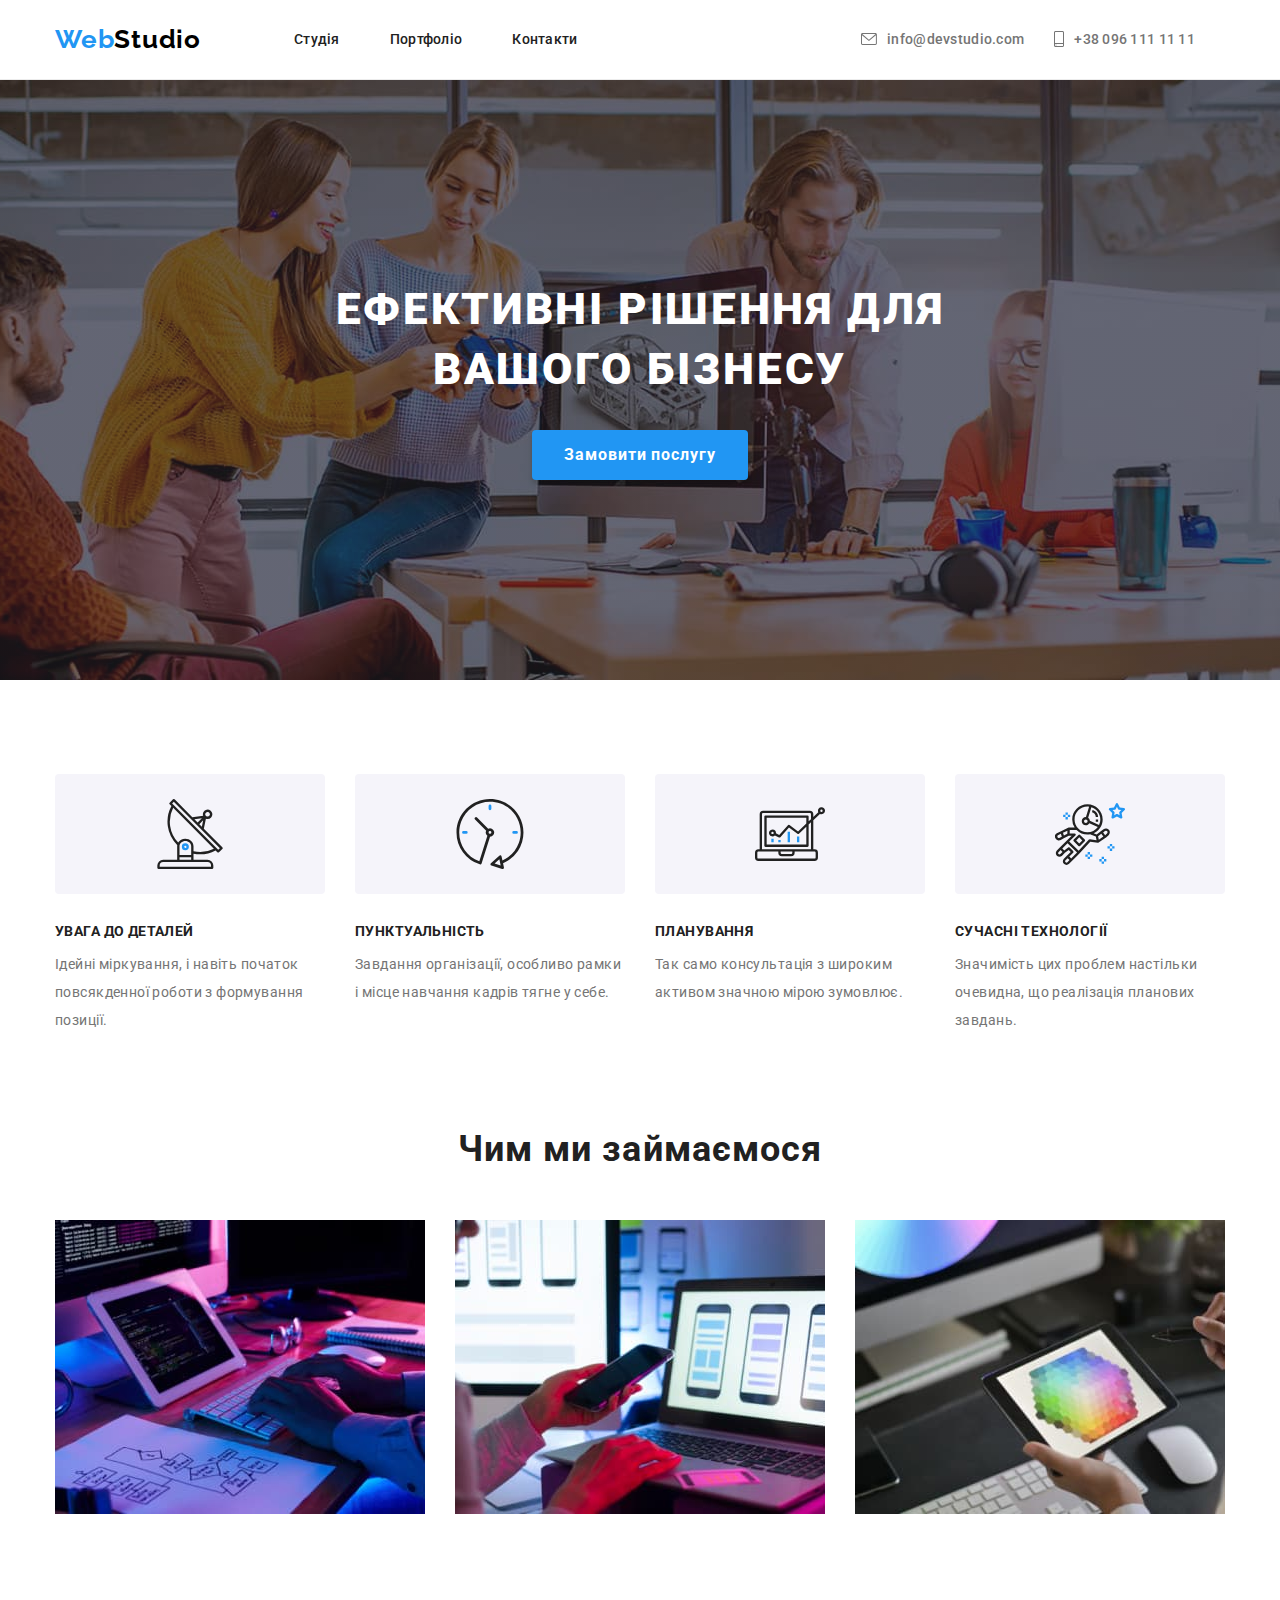
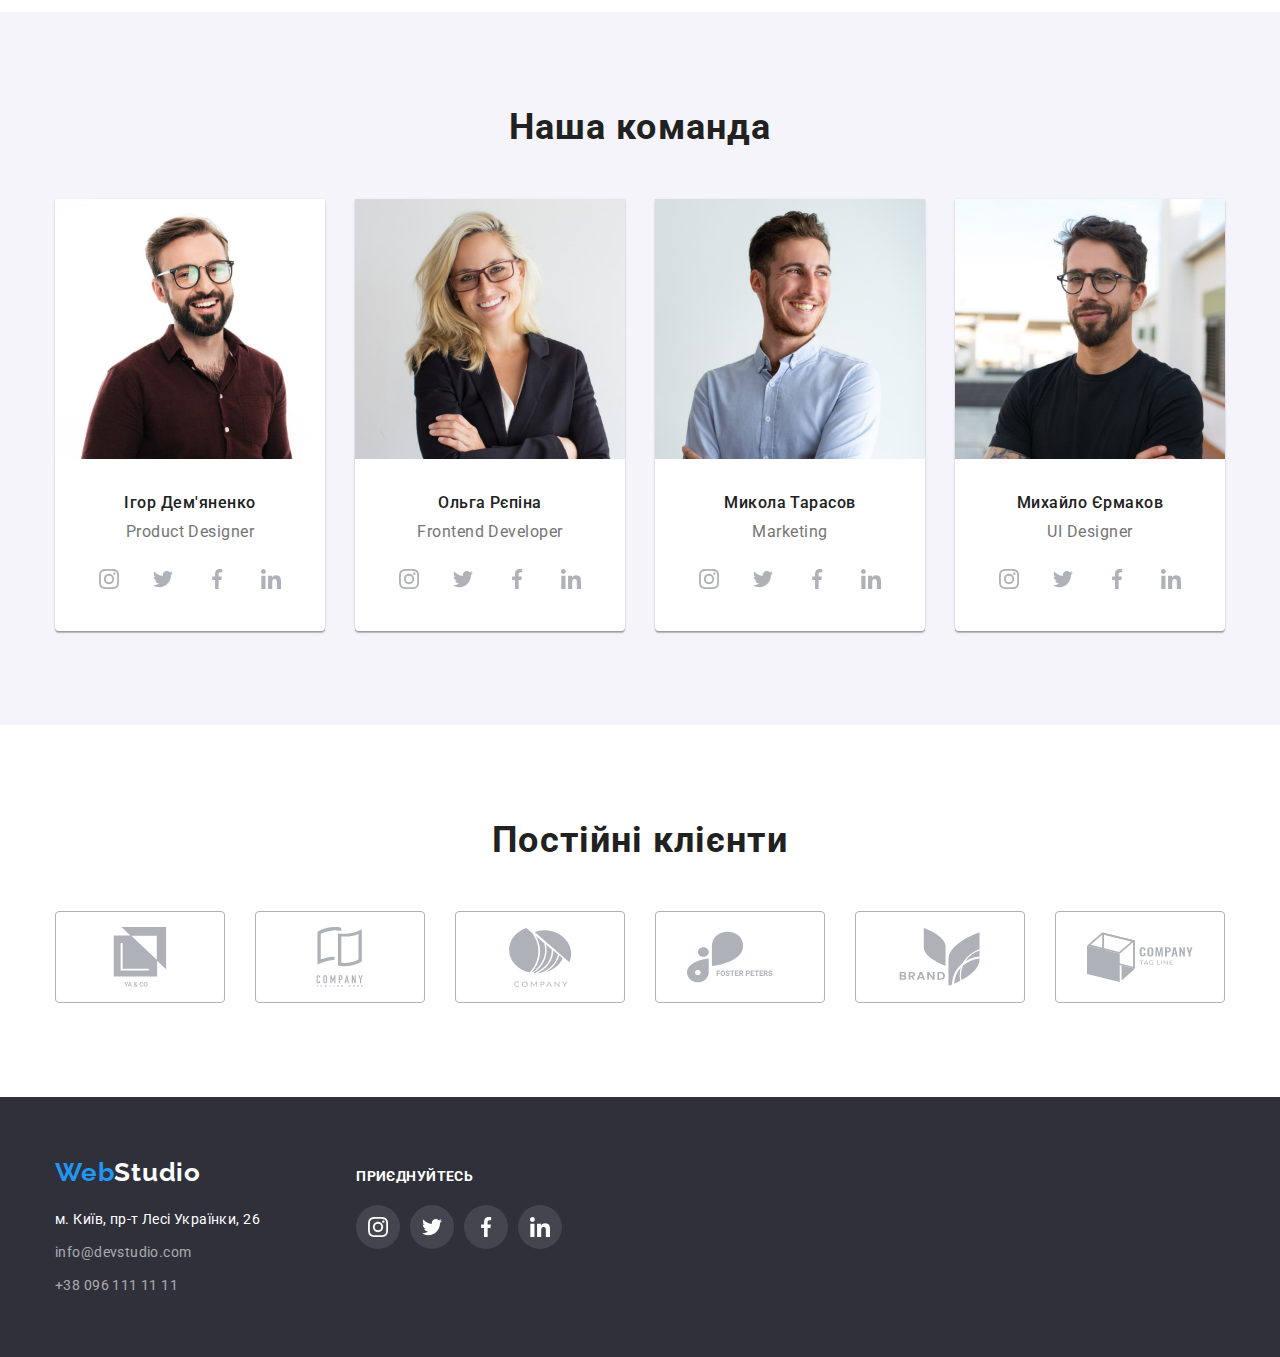
<file: index.html>
<!DOCTYPE html>
<html lang="uk-UA">
  <head>
    <meta charset="UTF-8" />
    <meta http-equiv="X-UA-Compatible" content="IE=edge" />
    <meta name="viewport" content="width=device-width, initial-scale=1.0" />
    <title>Студія</title>

    <link
      href="https://fonts.googleapis.com/css2?family=Raleway:wght@700&family=Roboto:wght@400;500;700;900&display=swap"
      rel="stylesheet"
    />

    <link
      rel="stylesheet"
      href="https://cdnjs.cloudflare.com/ajax/libs/modern-normalize/1.1.0/modern-normalize.min.css"
    />

    <link rel="stylesheet" href="./css/styles.css" />
  </head>

  <body>
    <!-- Logo is included to navbar and composed with link and text, without picture. E-mail and cell phone number are not a part of navbar -->

    <header class="header">
      <div class="container">
        <nav class="nav-header">
          <!-- Logo -->
          <a href="./index.html" lang="en" class="logo">
            <span class="logo-span">Web</span>Studio</a
          >
          <ul class="nav-list">
            <li class="nav-item">
              <a href="./index.html" class="link-nav">Студія</a>
            </li>
            <li class="nav-item">
              <a href="./portfolio.html" class="link-nav">Портфоліо</a>
            </li>
            <li class="nav-item">
              <a href="./index.html" class="link-nav">Контакти</a>
            </li>
          </ul>
        </nav>

        <ul class="poc">
          <li class="poc-item">
            <a href="./index.html" class="link-poc"
              ><svg class="icon-envelope">
                <use
                  href="./images/symbol-defs.svg#icon-envelope"
                  class="icon-envelope"
                ></use>
              </svg>
              info@devstudio.com</a
            >
          </li>
          <li class="poc-item">
            <a href="./index.html" class="link-poc"
              ><svg class="icon-smartphone">
                <use
                  href="./images/symbol-defs.svg#icon-smartphone"
                  class="icon-smartphone"
                ></use>
              </svg>
              +38 096 111 11 11</a
            >
          </li>
        </ul>
      </div>
    </header>

    <main>
      <!-- hero section, h1 heading is mentioned once per document and devided by two rows. Separate blocks are depicted by sections. -->
      <div class="hero-container">
        <div class="hero">
          <h1 class="hero-title">
            Ефективні рішення для <br />
            вашого бізнесу
          </h1>
          <button type="button" class="hero-btn">Замовити послугу</button>
        </div>
      </div>

      <!-- section advantages -->
      <section class="section">
        <div class="container">
          <div class="advantages">
            <h2 hidden>Складові</h2>
            <ul class="advantages-list">
              <li class="list-item">
                <div class="antenna">
                  <svg class="icon-antenna">
                    <use href="./images/symbol-defs.svg#icon-antenna"></use>
                  </svg>
                </div>
                <h3>УВАГА ДО ДЕТАЛЕЙ</h3>
                <p>
                  Ідейні міркування, і навіть початок повсякденної роботи з
                  формування позиції.
                </p>
              </li>
              <li class="list-item">
                <div class="clock">
                  <svg class="icon-clock">
                    <use href="./images/symbol-defs.svg#icon-clock"></use>
                  </svg>
                </div>
                <h3>ПУНКТУАЛЬНІСТЬ</h3>
                <p>
                  Завдання організації, особливо рамки і місце навчання кадрів
                  тягне у себе.
                </p>
              </li>
              <li class="list-item">
                <div class="diagram">
                  <svg class="icon-diagram">
                    <use href="./images/symbol-defs.svg#icon-diagram"></use>
                  </svg>
                </div>
                <h3>ПЛАНУВАННЯ</h3>
                <p>
                  Так само консультація з широким активом значною мірою
                  зумовлює.
                </p>
              </li>
              <li class="list-item">
                <div class="astronaut">
                  <svg class="icon-astronaut">
                    <use href="./images/symbol-defs.svg#icon-astronaut"></use>
                  </svg>
                </div>
                <h3>СУЧАСНІ ТЕХНОЛОГІЇ</h3>
                <p>
                  Значимість цих проблем настільки очевидна, що реалізація
                  планових завдань.
                </p>
              </li>
            </ul>
          </div>
        </div>
      </section>

      <section class="projects-section">
        <div class="projects-container">
          <div class="projects">
            <h2>Чим ми займаємося</h2>
            <ul class="projects-list">
              <li class="projects-item">
                <img
                  src="./images/desktop-apps-dev.jpg"
                  alt="Десктопні застосунки"
                  width="370"
                  height="294"
                />
              </li>
              <li class="projects-item">
                <img
                  src="./images/mobile-apps-dev.jpg"
                  alt="Мобільні застосунки"
                  width="370"
                  height="294"
                />
              </li>
              <li class="projects-item">
                <img
                  src="./images/web-design.jpg"
                  alt="Дизайнерські рішення"
                  width="370"
                  height="294"
                />
              </li>
            </ul>
          </div>
        </div>
      </section>

      <section class="cards-section">
        <div class="team-cards-container">
          <div class="team-cards">
            <!-- Initial tegs are layed out to create cards in separate divs -->
            <h2>Наша команда</h2>
            <ul class="team-cards-list">
              <li class="cards-item">
                <img
                  src="./images/igor-demianenko.jpg"
                  alt="фото Ігоря Дем'яненко"
                  width="270"
                  height="260"
                />
                <div class="cards-text">
                  <h3>Ігор Дем'яненко</h3>
                  <p>Product Designer</p>
                  <ul class="websites">
                    <li>
                      <a href="#" class="websites-links">
                        <svg class="icon-instagram">
                          <use
                            href="./images/symbol-defs.svg#icon-instagram"
                            class="instagram"
                          ></use>
                        </svg>
                      </a>
                    </li>
                    <li>
                      <a href="#" class="websites-links">
                        <svg class="icon-twitter">
                          <use
                            href="./images/symbol-defs.svg#icon-twitter"
                            class="twitter"
                          ></use>
                        </svg>
                      </a>
                    </li>
                    <li>
                      <a href="#" class="websites-links">
                        <svg class="icon-facebook">
                          <use
                            href="./images/symbol-defs.svg#icon-facebook"
                            class="facebook"
                          ></use>
                        </svg>
                      </a>
                    </li>
                    <li>
                      <a href="#" class="websites-links">
                        <svg class="icon-linkedin">
                          <use
                            href="./images/symbol-defs.svg#icon-linkedin"
                            class="linkedin"
                          ></use>
                        </svg>
                      </a>
                    </li>
                  </ul>
                </div>
              </li>
              <li class="cards-item">
                <img
                  src="./images/olga-repina.jpg"
                  alt="фото Ольги Рєпіної"
                  width="270"
                  height="260"
                />
                <div class="cards-text">
                  <h3>Ольга Рєпіна</h3>
                  <p>Frontend Developer</p>
                  <ul class="websites">
                    <li>
                      <a href="#" class="websites-links">
                        <svg class="icon-instagram">
                          <use
                            href="./images/symbol-defs.svg#icon-instagram"
                            class="instagram"
                          ></use>
                        </svg>
                      </a>
                    </li>
                    <li>
                      <a href="#" class="websites-links">
                        <svg class="icon-twitter">
                          <use
                            href="./images/symbol-defs.svg#icon-twitter"
                            class="twitter"
                          ></use>
                        </svg>
                      </a>
                    </li>
                    <li>
                      <a href="#" class="websites-links">
                        <svg class="icon-facebook">
                          <use
                            href="./images/symbol-defs.svg#icon-facebook"
                            class="facebook"
                          ></use>
                        </svg>
                      </a>
                    </li>
                    <li>
                      <a href="#" class="websites-links">
                        <svg class="icon-linkedin">
                          <use
                            href="./images/symbol-defs.svg#icon-linkedin"
                            class="linkedin"
                          ></use>
                        </svg>
                      </a>
                    </li>
                  </ul>
                </div>
              </li>
              <li class="cards-item">
                <img
                  src="./images/mykola-tarasov.jpg"
                  alt="фото Миколи Тарасова"
                  width="270"
                  height="260"
                />
                <div class="cards-text">
                  <h3>Микола Тарасов</h3>
                  <p>Marketing</p>
                  <ul class="websites">
                    <li>
                      <a href="#" class="websites-links">
                        <svg class="icon-instagram">
                          <use
                            href="./images/symbol-defs.svg#icon-instagram"
                            class="instagram"
                          ></use>
                        </svg>
                      </a>
                    </li>
                    <li>
                      <a href="#" class="websites-links">
                        <svg class="icon-twitter">
                          <use
                            href="./images/symbol-defs.svg#icon-twitter"
                            class="twitter"
                          ></use>
                        </svg>
                      </a>
                    </li>
                    <li>
                      <a href="#" class="websites-links">
                        <svg class="icon-facebook">
                          <use
                            href="./images/symbol-defs.svg#icon-facebook"
                            class="facebook"
                          ></use>
                        </svg>
                      </a>
                    </li>
                    <li>
                      <a href="#" class="websites-links">
                        <svg class="icon-linkedin">
                          <use
                            href="./images/symbol-defs.svg#icon-linkedin"
                            class="linkedin"
                          ></use>
                        </svg>
                      </a>
                    </li>
                  </ul>
                </div>
              </li>
              <li class="cards-item">
                <img
                  src="./images/mykhaylo-yermakov.jpg"
                  alt="фото Михайла Єрмакова"
                  width="270"
                  height="260"
                />
                <div class="cards-text">
                  <h3>Михайло Єрмаков</h3>
                  <p>UI Designer</p>
                  <ul class="websites">
                    <li>
                      <a href="#" class="websites-links">
                        <svg class="icon-instagram">
                          <use
                            href="./images/symbol-defs.svg#icon-instagram"
                            class="instagram"
                          ></use>
                        </svg>
                      </a>
                    </li>
                    <li>
                      <a href="#" class="websites-links">
                        <svg class="icon-twitter">
                          <use
                            href="./images/symbol-defs.svg#icon-twitter"
                            class="twitter"
                          ></use>
                        </svg>
                      </a>
                    </li>
                    <li>
                      <a href="#" class="websites-links">
                        <svg class="icon-facebook">
                          <use
                            href="./images/symbol-defs.svg#icon-facebook"
                            class="facebook"
                          ></use>
                        </svg>
                      </a>
                    </li>
                    <li>
                      <a href="#" class="websites-links">
                        <svg class="icon-linkedin">
                          <use
                            href="./images/symbol-defs.svg#icon-linkedin"
                            class="linkedin"
                          ></use>
                        </svg>
                      </a>
                    </li>
                  </ul>
                </div>
              </li>
            </ul>
          </div>
        </div>
      </section>

      <section class="section">
        <div class="container">
          <div class="partners">
            <h2>Постійні клієнти</h2>
            <ul class="partners-list">
              <li>
                <a href="#" class="icon-group">
                  <svg class="icon-group-1">
                    <use href="./images/symbol-defs.svg#icon-group-1"></use>
                  </svg>
                </a>
              </li>
              <li>
                <a href="#" class="icon-group">
                  <svg class="icon-group-2">
                    <use href="./images/symbol-defs.svg#icon-group-2"></use>
                  </svg>
                </a>
              </li>
              <li>
                <a href="#" class="icon-group">
                  <svg class="icon-group-3">
                    <use href="./images/symbol-defs.svg#icon-group-3"></use>
                  </svg>
                </a>
              </li>
              <li>
                <a href="#" class="icon-group">
                  <svg class="icon-group-4">
                    <use href="./images/symbol-defs.svg#icon-group-4"></use>
                  </svg>
                </a>
              </li>
              <li>
                <a href="#" class="icon-group">
                  <svg class="icon-group-5">
                    <use href="./images/symbol-defs.svg#icon-group-5"></use>
                  </svg>
                </a>
              </li>
              <li>
                <a href="#" class="icon-group">
                  <svg class="icon-group-6">
                    <use href="./images/symbol-defs.svg#icon-group-6"></use>
                  </svg>
                </a>
              </li>
            </ul>
          </div>
        </div>
      </section>
    </main>

    <footer>
      <section class="footer-section">
        <div class="container">
          <div class="bottom">
            <!-- Logo -->
            <a href="./index.html" lang="en" class="logo-bottom">
              <span class="logo-bottom-span">Web</span>Studio</a
            >
            <!-- Address -->
            <address class="address">
              <p>м. Київ, пр-т Лесі Українки, 26</p>
              <a href="mailto:info@devstudio.com">info@devstudio.com</a>
              <a href="tel:+380961111111">+38 096 111 11 11</a>
            </address>
          </div>
          <div class="links-footer">
            <h3>Приєднуйтесь</h3>
            <ul class="websites-footer">
              <li>
                <a href="#" class="websites-links-footer">
                  <svg class="icon-instagram">
                    <use
                      href="./images/symbol-defs.svg#icon-instagram"
                      class="instagram"
                    ></use>
                  </svg>
                </a>
              </li>
              <li>
                <a href="#" class="websites-links-footer">
                  <svg class="icon-twitter">
                    <use
                      href="./images/symbol-defs.svg#icon-twitter"
                      class="twitter"
                    ></use>
                  </svg>
                </a>
              </li>
              <li>
                <a href="#" class="websites-links-footer">
                  <svg class="icon-facebook">
                    <use
                      href="./images/symbol-defs.svg#icon-facebook"
                      class="facebook"
                    ></use>
                  </svg>
                </a>
              </li>
              <li>
                <a href="#" class="websites-links-footer">
                  <svg class="icon-linkedin">
                    <use
                      href="./images/symbol-defs.svg#icon-linkedin"
                      class="linkedin"
                    ></use>
                  </svg>
                </a>
              </li>
            </ul>
          </div>
        </div>
      </section>
    </footer>
  </body>
</html>
</file>
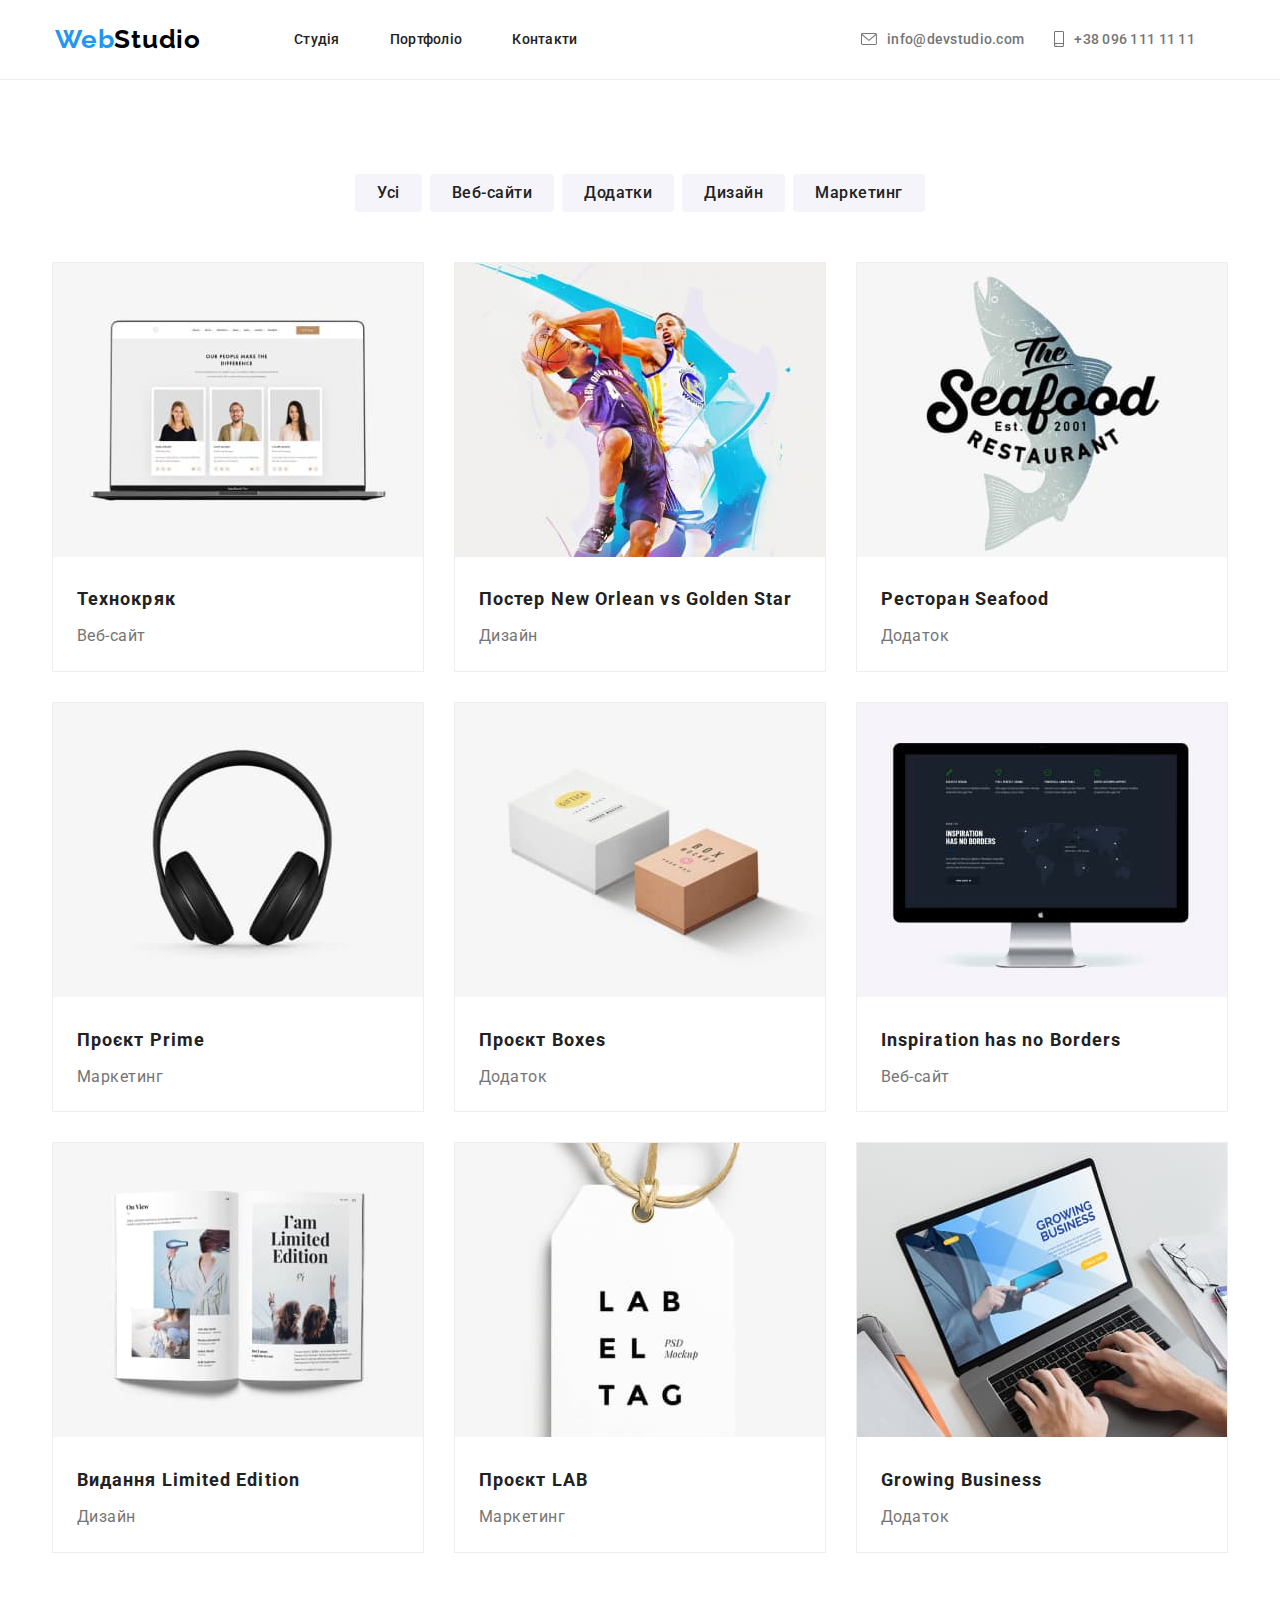
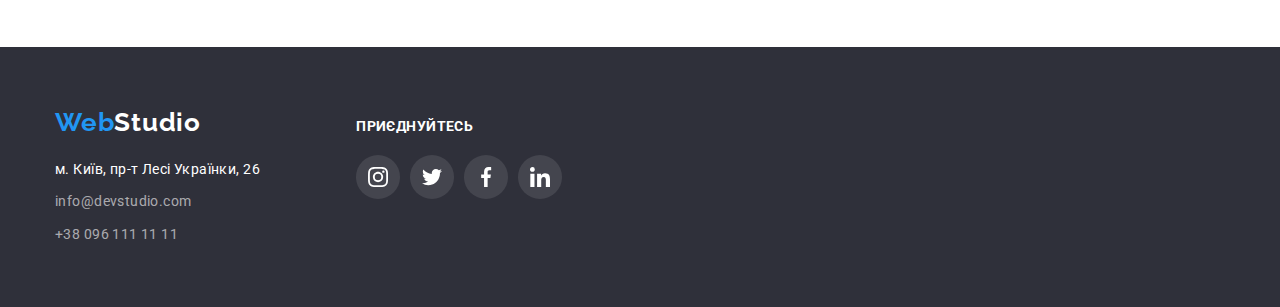
<file: portfolio.html>
<!DOCTYPE html>
<html lang="uk-UA">
  <head>
    <meta charset="UTF-8" />
    <meta http-equiv="X-UA-Compatible" content="IE=edge" />
    <meta name="viewport" content="width=device-width, initial-scale=1.0" />
    <title>Портфоліо</title>

    <link
      href="https://fonts.googleapis.com/css2?family=Raleway:wght@700&family=Roboto:wght@400;500;700;900&display=swap"
      rel="stylesheet"
    />

    <link
      rel="stylesheet"
      href="https://cdnjs.cloudflare.com/ajax/libs/modern-normalize/1.1.0/modern-normalize.min.css"
    />

    <link rel="stylesheet" href="./css/styles.css" />
  </head>

  <body>
    <!-- Logo is included to navbar and composed with link and text, without picture. E-mail and cell phone number are not a part of navbar -->

    <header class="header">
      <div class="container">
        <nav class="nav-header">
          <!-- Logo -->
          <a href="./index.html" lang="en" class="logo">
            <span class="logo-span">Web</span>Studio</a
          >
          <ul class="nav-list">
            <li class="nav-item">
              <a href="./index.html" class="link-nav">Студія</a>
            </li>
            <li class="nav-item">
              <a href="./portfolio.html" class="link-nav">Портфоліо</a>
            </li>
            <li class="nav-item">
              <a href="./index.html" class="link-nav">Контакти</a>
            </li>
          </ul>
        </nav>

        <ul class="poc">
          <li class="poc-item">
            <a href="./index.html" class="link-poc"
              ><svg class="icon-envelope">
                <use
                  href="./images/symbol-defs.svg#icon-envelope"
                  class="icon-envelope"
                ></use>
              </svg>
              info@devstudio.com</a
            >
          </li>
          <li class="poc-item">
            <a href="./index.html" class="link-poc"
              ><svg class="icon-smartphone">
                <use
                  href="./images/symbol-defs.svg#icon-smartphone"
                  class="icon-smartphone"
                ></use>
              </svg>
              +38 096 111 11 11</a
            >
          </li>
        </ul>
      </div>
    </header>

    <main>
      <!-- Filtr-Portfolio -->
      <section class="section">
        <div class="container-filtr">
          <div class="buttons">
            <h2 hidden>Портфоліо</h2>
            <ul class="buttons-list">
              <li class="buttons-item">
                <button type="button" class="btn">Усі</button>
              </li>
              <li class="buttons-item">
                <button type="button" class="btn">Веб-сайти</button>
              </li>
              <li class="buttons-item">
                <button type="button" class="btn">Додатки</button>
              </li>
              <li class="buttons-item">
                <button type="button" class="btn">Дизайн</button>
              </li>
              <li class="buttons-item">
                <button type="button" class="btn">Маркетинг</button>
              </li>
            </ul>
          </div>

          <div class="filtr">
            <ul class="portfolio-filtr">
              <li class="filtr-item">
                <a href="./portfolio.html">
                  <img
                    src="./images/tehnokriak.jpg"
                    alt="Фото з картками двох жінок та чоловіка"
                    width="370"
                    height="294"
                  />
                </a>
                <div class="item">
                  <h3>Технокряк</h3>
                  <p>Веб-сайт</p>
                </div>
              </li>
              <li class="filtr-item">
                <a href="./portfolio.html">
                  <img
                    src="./images/poster-new-orlean-vs-golden-star.jpg"
                    alt="Постер з двома баскетболістами"
                    width="370"
                    height="294"
                  />
                </a>
                <div class="item">
                  <h3>Постер New Orlean vs Golden Star</h3>
                  <p>Дизайн</p>
                </div>
              </li>
              <li class="filtr-item">
                <a href="./portfolio.html">
                  <img
                    src="./images/restaurant-seafood.jpg"
                    alt="Табличка з назвою ресторану морепродуктів"
                    width="370"
                    height="294"
                  />
                </a>
                <div class="item">
                  <h3>Ресторан Seafood</h3>
                  <p>Додаток</p>
                </div>
              </li>
              <li class="filtr-item">
                <a href="./portfolio.html">
                  <img
                    src="./images/project-prime.jpg"
                    alt="Чорні навушники"
                    width="370"
                    height="294"
                  />
                </a>
                <div class="item">
                  <h3>Проєкт Prime</h3>
                  <p>Маркетинг</p>
                </div>
              </li>
              <li class="filtr-item">
                <a href="./portfolio.html">
                  <img
                    src="./images/project-boxes.jpg"
                    alt="Біла та коричнева коробки"
                    width="370"
                    height="294"
                  />
                </a>
                <div class="item">
                  <h3>Проєкт Boxes</h3>
                  <p>Додаток</p>
                </div>
              </li>
              <li class="filtr-item">
                <a href="./portfolio.html">
                  <img
                    src="./images/inspiration-has-no-borders.jpg"
                    alt="Моноблок аймак"
                    width="370"
                    height="294"
                  />
                </a>
                <div class="item">
                  <h3>Inspiration has no Borders</h3>
                  <p>Веб-сайт</p>
                </div>
              </li>
              <li class="filtr-item">
                <a href="./portfolio.html">
                  <img
                    src="./images/limited-edition.jpg"
                    alt="Відкрита книга"
                    width="370"
                    height="294"
                  />
                </a>
                <div class="item">
                  <h3>Видання Limited Edition</h3>
                  <p>Дизайн</p>
                </div>
              </li>
              <li class="filtr-item">
                <a href="./portfolio.html">
                  <img
                    src="./images/project-lab.jpg"
                    alt="Біла етикетка лаб"
                    width="370"
                    height="294"
                  />
                </a>
                <div class="item">
                  <h3>Проєкт LAB</h3>
                  <p>Маркетинг</p>
                </div>
              </li>
              <li class="filtr-item">
                <a href="./portfolio.html">
                  <img
                    src="./images/growing-business.jpg"
                    alt="Ноутбук"
                    width="370"
                    height="294"
                  />
                </a>
                <div class="item">
                  <h3>Growing Business</h3>
                  <p>Додаток</p>
                </div>
              </li>
            </ul>
          </div>
        </div>
      </section>
    </main>

    <footer>
      <section class="footer-section">
        <div class="container">
          <div class="bottom">
            <!-- Logo -->
            <a href="./index.html" lang="en" class="logo-bottom">
              <span class="logo-bottom-span">Web</span>Studio</a
            >
            <!-- Address -->
            <address class="address">
              <p>м. Київ, пр-т Лесі Українки, 26</p>
              <a href="mailto:info@devstudio.com">info@devstudio.com</a>
              <a href="tel:+380961111111">+38 096 111 11 11</a>
            </address>
          </div>
          <div class="links-footer">
            <h3>Приєднуйтесь</h3>
            <ul class="websites-footer">
              <li>
                <a href="#" class="websites-links-footer">
                  <svg class="icon-instagram">
                    <use
                      href="./images/symbol-defs.svg#icon-instagram"
                      class="instagram"
                    ></use>
                  </svg>
                </a>
              </li>
              <li>
                <a href="#" class="websites-links-footer">
                  <svg class="icon-twitter">
                    <use
                      href="./images/symbol-defs.svg#icon-twitter"
                      class="twitter"
                    ></use>
                  </svg>
                </a>
              </li>
              <li>
                <a href="#" class="websites-links-footer">
                  <svg class="icon-facebook">
                    <use
                      href="./images/symbol-defs.svg#icon-facebook"
                      class="facebook"
                    ></use>
                  </svg>
                </a>
              </li>
              <li>
                <a href="#" class="websites-links-footer">
                  <svg class="icon-linkedin">
                    <use
                      href="./images/symbol-defs.svg#icon-linkedin"
                      class="linkedin"
                    ></use>
                  </svg>
                </a>
              </li>
            </ul>
          </div>
        </div>
      </section>
    </footer>
  </body>
</html>
</file>
<file: css/styles.css>
:root {
  --primary-text-color: #757575;
  --secondary-text-color: #212121;
  --accent-color: #2196f3;
  --header-bg-color: #ffffff;
  --primary-bg-color: #f5f5f5;
  --secondary-bg-color: #f5f4fa;
}

/* Body */
body {
  font-family: Roboto, sans-serif;
}

li {
  list-style: none;
}

.section {
  padding-top: 94px;
  padding-bottom: 94px;
}

.container {
  display: flex;
  margin-left: auto;
  margin-right: auto;
  padding-left: 15px;
  padding-right: 15px;
  width: 1200px;
}

/* Header */
.header {
  display: flex;
  padding-top: 24px;
  padding-bottom: 24px;
  border-bottom: 1px solid #ececec;
}

.nav-header {
  display: flex;
  flex-direction: row;
  background-color: var(--header-bg-color);
}

.logo-span {
  color: var(--accent-color);
}

.logo {
  display: flex;
  margin-right: 93px;
  align-items: center;

  font-family: "Raleway", sans-serif;
  color: #000000;
  font-weight: 700;
  font-size: 26px;
  line-height: 1.19;
  letter-spacing: 0.03em;
  text-decoration: none;
}

.nav-list {
  display: flex;
  margin-top: 0;
  margin-bottom: 0;
  padding-left: 0;
  align-items: center;
}

.nav-item {
  margin-right: 50px;
}

.nav-item:last-child {
  margin-right: 0;
}

.link-nav:hover,
.link-poc:hover,
.link-nav:focus,
.link-poc:focus {
  color: var(--accent-color);
}

.link-nav {
  text-decoration: none;
  font-weight: 500;
  font-size: 14px;
  line-height: 1.14;
  letter-spacing: 0.02em;
  color: var(--secondary-text-color);
}

.poc {
  display: flex;
  justify-content: flex-end;
  padding-left: 0;
  margin: 0;
  margin-left: auto;
  align-items: center;
}

.poc-item {
  margin-right: 30px;
}

.link-poc {
  display: flex;
  align-items: center;
  font-weight: 500;
  font-size: 14px;
  line-height: 1.14px;
  letter-spacing: 0.02em;
  text-decoration: none;
  color: var(--primary-text-color);
}

.icon-envelope {
  width: 16px;
  height: 12px;
  margin-right: 10px;
  fill: currentColor;
}

.icon-smartphone {
  width: 10px;
  height: 16px;
  margin-right: 10px;
  fill: currentColor;
}

/* Main */

/* Герой */
.hero-container {
  margin-left: auto;
  margin-right: auto;
  padding-top: 200px;
  padding-bottom: 200px;
  max-width: 1600px;
  min-height: 600px;
  margin-right: auto;
  margin-left: auto;

  background: #2f303a;
  background-image: linear-gradient(
      to right,
      rgba(47, 48, 58, 0.4),
      rgba(47, 48, 58, 0.4)
    ),
    url(../images/hero-bg-img.jpg);
  background-repeat: no-repeat;
  background-size: cover;
  background-position: center;
}

.hero {
  text-align: center;
}

.hero-title {
  margin-top: 0;
  margin-bottom: 30px;

  font-weight: 900;
  font-size: 44px;
  line-height: 1.36;
  text-align: center;
  letter-spacing: 0.06em;
  text-transform: uppercase;
  color: #ffffff;
}

.hero-btn {
  padding-top: 10px;
  padding-bottom: 10px;
  padding-left: 32px;
  padding-right: 32px;
  min-width: max-content;

  align-items: center;
  font-family: "Roboto", sans-serif;
  font-weight: 700;
  font-size: 16px;
  line-height: 1.87;
  text-align: center;
  letter-spacing: 0.06em;
  box-shadow: 0px 4px 4px rgba(0, 0, 0, 0.15);
  border-radius: 4px;
  border: none;
  color: #ffffff;
  background-color: var(--accent-color);
  cursor: pointer;
}

.hero-btn:hover,
.hero-btn:focus {
  background-color: #f5f4fa;
  color: var(--secondary-text-color);
}

/* section advantages */

.advantages-list {
  display: flex;
  margin: 0;
  padding: 0;
  background-color: var(--header-bg-color);
}

.list-item {
  align-items: center;
  margin-right: 30px;
  width: 270px;
}

.advantages-list .list-item:last-child {
  margin-right: 0;
}

.advantages h3 {
  margin-top: 0;
  margin-bottom: 10px;

  font-weight: 700;
  font-size: 14px;
  line-height: 1.14;
  letter-spacing: 0.03em;
  text-transform: uppercase;
  color: var(--secondary-text-color);
}

.advantages p {
  margin: 0;
  font-size: 14px;
  line-height: 2;
  letter-spacing: 0.03em;
  color: var(--primary-text-color);
}

.antenna {
  display: flex;
  justify-content: center;
  align-items: center;
  margin-bottom: 30px;
  margin-right: 30px;
  width: 270px;
  height: 120px;
  border-radius: 4px;
  background-color: #f5f4fa;
}

.icon-antenna {
  width: 70px;
  height: 70px;
}

.clock {
  display: flex;
  justify-content: center;
  align-items: center;
  margin-bottom: 30px;
  margin-right: 30px;
  width: 270px;
  height: 120px;
  border-radius: 4px;
  background-color: #f5f4fa;
}

.icon-clock {
  width: 70px;
  height: 70px;
}

.diagram {
  display: flex;
  justify-content: center;
  align-items: center;
  margin-bottom: 30px;
  margin-right: 30px;
  width: 270px;
  height: 120px;
  border-radius: 4px;
  background-color: #f5f4fa;
}

.icon-diagram {
  width: 70px;
  height: 70px;
}

.astronaut {
  display: flex;
  justify-content: center;
  align-items: center;
  margin-bottom: 30px;
  width: 270px;
  height: 120px;
  border-radius: 4px;
  background-color: #f5f4fa;
}

.icon-astronaut {
  width: 70px;
  height: 70px;
}

/* subsection projects */
.projects-section {
  padding-bottom: 94px;
}

.projects-container {
  display: flex;
  margin-left: auto;
  margin-right: auto;
  padding-left: 15px;
  padding-right: 15px;
  width: 1200px;

  background-color: var(--header-bg-color);
}

.projects-list {
  display: flex;
  margin: 0;
  padding: 0;
}

.projects-list .projects-item {
  margin-right: 30px;
  margin-top: 0;
}

.projects .projects-item:last-child {
  margin-right: 0;
}

.projects h2 {
  margin: 0;
  margin-bottom: 50px;
  font-weight: 700;
  font-size: 36px;
  line-height: 1.17;
  text-align: center;
  letter-spacing: 0.03em;
  color: var(--secondary-text-color);
}

/* Секція - Наша команда */
.cards-section {
  padding-top: 94px;
  padding-bottom: 94px;
  background-color: var(--secondary-bg-color);
}

.team-cards-container {
  display: flex;
  justify-content: center;
  margin-left: auto;
  margin-right: auto;
}

.team-cards {
  margin-top: 0;
  margin-left: 0;
}

.team-cards-list {
  display: flex;
  flex-direction: row;
  margin: 0;
  padding-left: 0;
}

.team-cards-list .cards-item {
  margin-right: 30px;
  margin-top: 0;
  margin-bottom: 0;
}

.team-cards .cards-item:last-child {
  margin-right: 0;
}

.cards-item {
  width: 270px;
  background: #ffffff;
  box-shadow: 0px 1px 3px rgba(0, 0, 0, 0.12), 0px 1px 1px rgba(0, 0, 0, 0.14),
    0px 2px 1px rgba(0, 0, 0, 0.2);
  border-radius: 0px 0px 4px 4px;
  margin-bottom: 94px;
}

.cards-text {
  padding-top: 30px;
  padding-bottom: 30px;
}

.cards-text p {
  padding-bottom: 16px;
}

.team-cards h2 {
  margin-top: 0;
  margin-bottom: 50px;
  font-weight: 700;
  font-size: 36px;
  line-height: 1.17;
  text-align: center;
  letter-spacing: 0.03em;
  color: var(--secondary-text-color);
}

.team-cards h3 {
  margin-top: 0;
  margin-bottom: 0;
  padding-bottom: 10px;
  text-align: center;
  font-weight: 500;
  font-size: 16px;
  line-height: 1.19;
  letter-spacing: 0.03em;

  color: var(--secondary-text-color);
}

.team-cards p {
  margin: 0;
  text-align: center;
  font-weight: 400;
  font-size: 16px;
  line-height: 1.19;
  letter-spacing: 0.03em;

  color: var(--primary-text-color);
}

.websites {
  display: flex;
  justify-content: center;
  gap: 10px;
  padding-right: 0;
  padding-left: 0;
}

.websites-links {
  display: flex;
  justify-content: center;
  align-items: center;
  width: 44px;
  height: 44px;
  border: none;
  border-radius: 50%;
  background-color: #ffffff;
  fill: #afb1b8;
  cursor: pointer;
}

.websites-links:hover,
.websites-links:focus {
  background-color: var(--accent-color);
  fill: #ffffff;
}

.icon-instagram {
  width: 20px;
  height: 20px;
}

.icon-twitter {
  width: 20px;
  height: 20px;
}

.icon-facebook {
  width: 20px;
  height: 20px;
  color: var(--primary-text-color);
}

.icon-linkedin {
  width: 20px;
  height: 20px;
}

/* Секція - Постійні клієнти */
.partners {
  margin-top: 0;
  margin-left: 0;
}

.partners h2 {
  margin-top: 0;
  margin-bottom: 50px;
  font-weight: 700;
  font-size: 36px;
  line-height: 1.17;
  text-align: center;
  letter-spacing: 0.03em;
  color: var(--secondary-text-color);
}

.partners-list {
  display: flex;
  flex-direction: row;
  margin: 0;
  padding-left: 0;
  gap: 30px;
}

.icon-group {
  display: flex;
  justify-content: center;
  align-items: center;
  width: 170px;
  height: 92px;
  border: 1px solid #afb1b8;
  fill: #afb1b8;
  border-radius: 4px;
  cursor: pointer;
}

.icon-group:hover,
.icon-group:focus {
  border-color: var(--accent-color);
  fill: var(--accent-color);
}

.icon-group-1 {
  width: 106px;
  height: 60px;
}

.icon-group-2 {
  width: 106px;
  height: 60px;
}

.icon-group-3 {
  width: 106px;
  height: 60px;
}

.icon-group-4 {
  width: 106px;
  height: 60px;
}

.icon-group-5 {
  width: 106px;
  height: 60px;
}

.icon-group-6 {
  width: 106px;
  height: 60px;
}

/* Footer */

.footer-section {
  display: flex;
  padding-top: 60px;
  padding-bottom: 60px;
  background-color: #2f303a;
}

.bottom {
  display: flex;
  flex-direction: column;
}

.logo-bottom-span {
  color: var(--accent-color);
}

.logo-bottom {
  display: flex;
  margin-bottom: 20px;

  font-family: "Raleway", sans-serif;
  font-weight: 700;
  font-size: 26px;
  line-height: 1.19;
  letter-spacing: 0.03em;
  text-decoration: none;
}

.bottom > .logo-bottom {
  color: #ffffff;
}

.address p {
  margin-top: 0;
  margin-bottom: 0;
  padding-bottom: 9px;
  font-style: normal;
  font-size: 14px;
  line-height: 1.7;
  letter-spacing: 0.03em;
  color: #ffffff;
}

.address a {
  display: block;
  margin-top: 0;
  padding-bottom: 9px;
  font-size: 14px;
  font-style: normal;
  line-height: 1.7;
  letter-spacing: 0.03em;
  color: rgba(255, 255, 255, 0.6);
  text-decoration: none;
}

.address a:last-child {
  padding-bottom: 0;
}

.address a:hover,
.address a:focus {
  color: var(--accent-color);
}

.links-footer {
  display: flex;
  flex-direction: column;
  margin-left: 96.18px;
  align-items: center;
}

.links-footer h3 {
  display: flex;
  margin-top: 12px;
  margin-bottom: 20px;
  align-self: start;
  font-weight: 700;
  font-size: 14px;
  text-transform: uppercase;
  line-height: 1.14;
  text-align: left;
  letter-spacing: 0.03em;
  color: #ffffff;
}

.websites-footer {
  display: flex;
  margin: 0;
  padding-left: 0;
  gap: 10px;
}

.websites-links-footer {
  display: flex;
  justify-content: center;
  align-items: center;
  width: 44px;
  height: 44px;
  border: none;
  border-radius: 50%;
  background-color: rgba(255, 255, 255, 0.1);
  fill: #ffffff;
  cursor: pointer;
}

.websites-links-footer:hover,
.websites-links-footer:focus {
  background-color: var(--accent-color);
  fill: #ffffff;
}

/* portfolio.html */
.container-filtr {
  margin-left: auto;
  margin-right: auto;
  padding-right: 12px;
  padding-left: 12px;
  width: 1200px;
}

.buttons {
  margin-bottom: 50px;
}

.buttons-list {
  display: flex;
  justify-content: center;
  margin: 0;
  padding: 0;
}

.buttons-list .buttons-item {
  margin-right: 8px;
}

.buttons-list .buttons-item:last-child {
  margin-right: 0;
}

.btn {
  margin: 0;
  padding-top: 6px;
  padding-bottom: 6px;
  padding-left: 22px;
  padding-right: 22px;
  min-width: max-content;
  font-family: "Roboto", sans-serif;
  font-weight: 500;
  font-size: 16px;
  line-height: 1.62;
  letter-spacing: 0.03em;
  background-color: #f5f4fa;
  color: var(--secondary-text-color);
  cursor: pointer;
  border-radius: 4px;
  border: none;
}

.btn:hover,
.btn:focus {
  color: #ffffff;
  background-color: var(--accent-color);
  box-shadow: 0px 3px 1px rgba(0, 0, 0, 0.1), 0px 1px 2px rgba(0, 0, 0, 0.08),
    0px 2px 2px rgba(0, 0, 0, 0.12);
}

/* div filtr */
.filtr {
  display: flex;
  flex-wrap: wrap;
  margin: 0;
  padding: 0;
}

.portfolio-filtr {
  display: flex;
  flex-wrap: wrap;
  margin: 0;
  padding: 0;
}

.filtr-item {
  margin-right: 30px;
  margin-bottom: 30px;
  border: 1px solid #eeeeee;
  cursor: pointer;
}

.filtr-item:hover,
.filtr-item:focus {
  box-shadow: 0px 1px 1px rgba(0, 0, 0, 0.12), 0px 4px 4px rgba(0, 0, 0, 0.06),
    1px 4px 6px rgba(0, 0, 0, 0.16);
}

.filtr-item:nth-child(3n) {
  margin-right: 0;
}

.filtr-item:nth-last-child(-n + 3) {
  margin-bottom: 0;
}

.filtr-item h3 {
  margin: 0;
  margin-bottom: 4px;
  font-weight: 700;
  font-size: 18px;
  line-height: 2;
  letter-spacing: 0.06em;
  color: var(--secondary-text-color);
}

.filtr-item p {
  margin: 0;
  font-size: 16px;
  line-height: 1.87;
  letter-spacing: 0.03em;
  color: var(--primary-text-color);
}

.item {
  padding-left: 24px;
  padding-top: 20px;
  padding-bottom: 20px;
}
</file>
